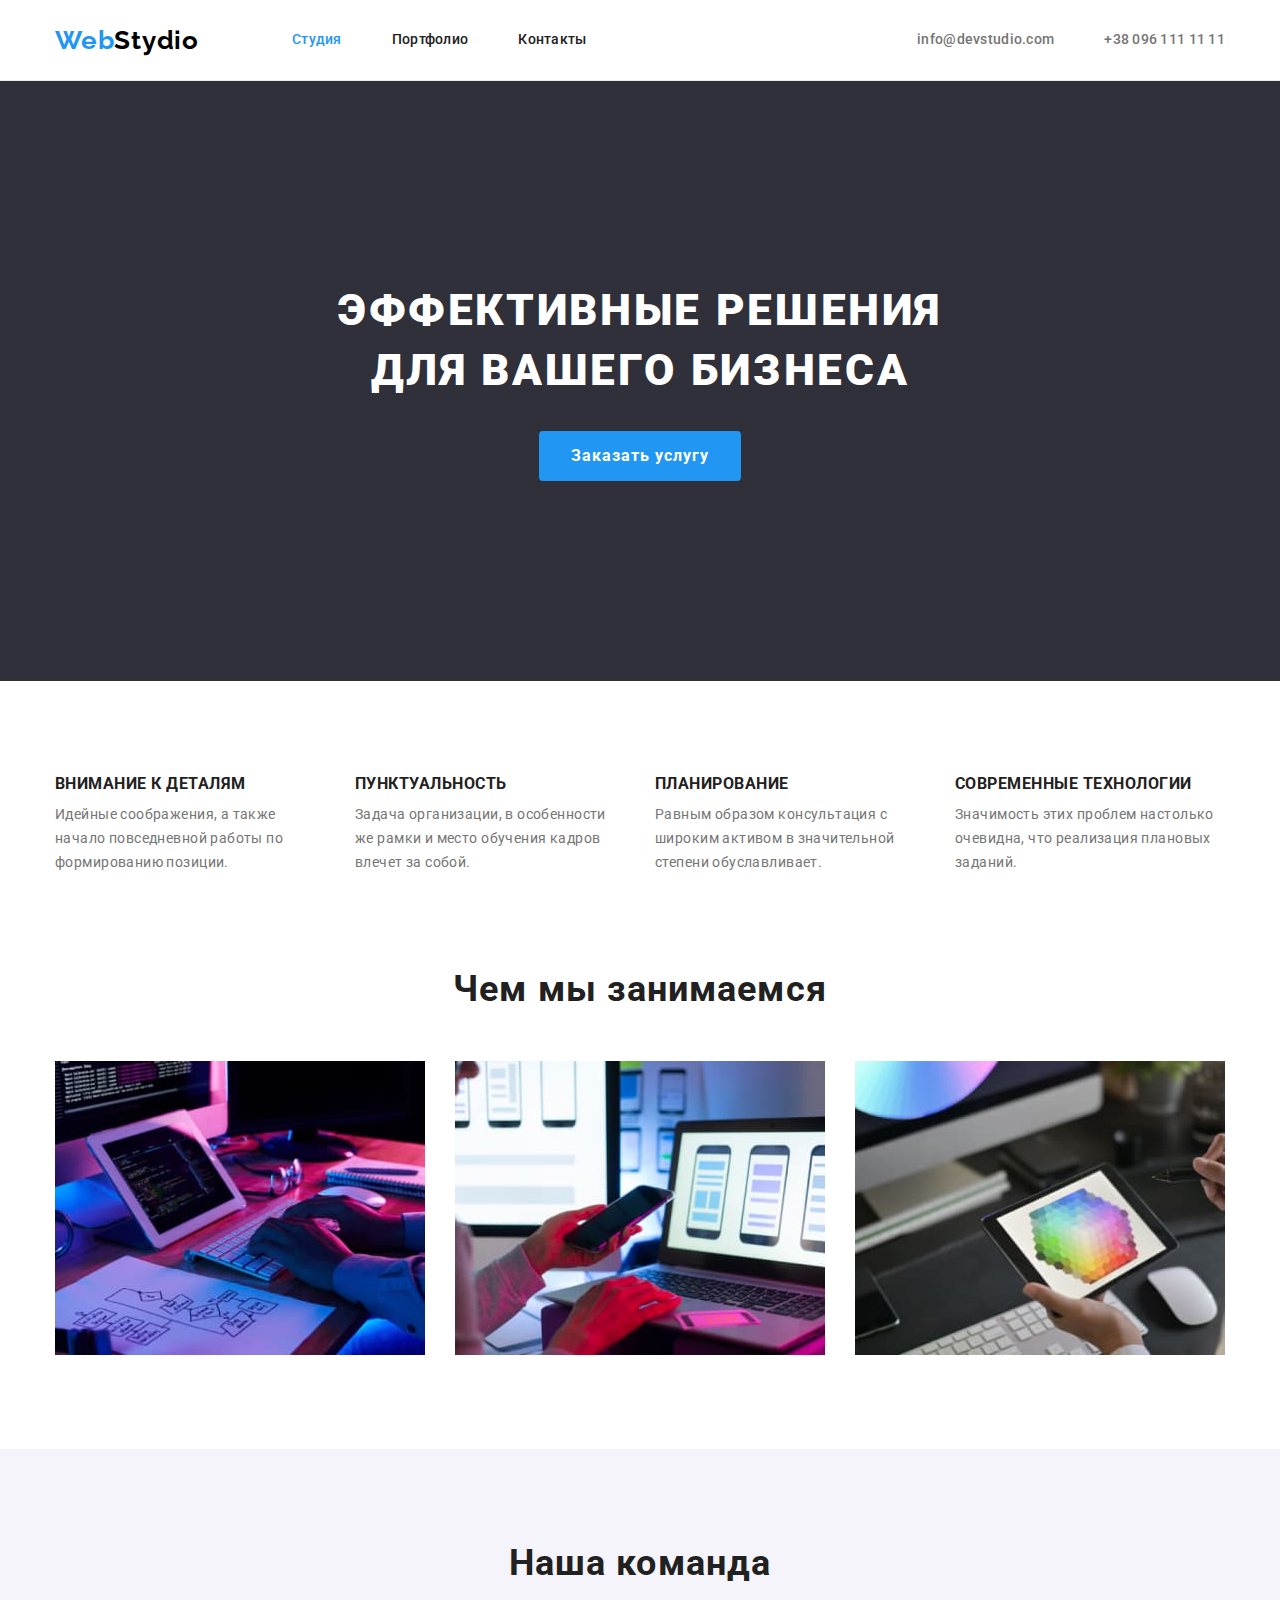
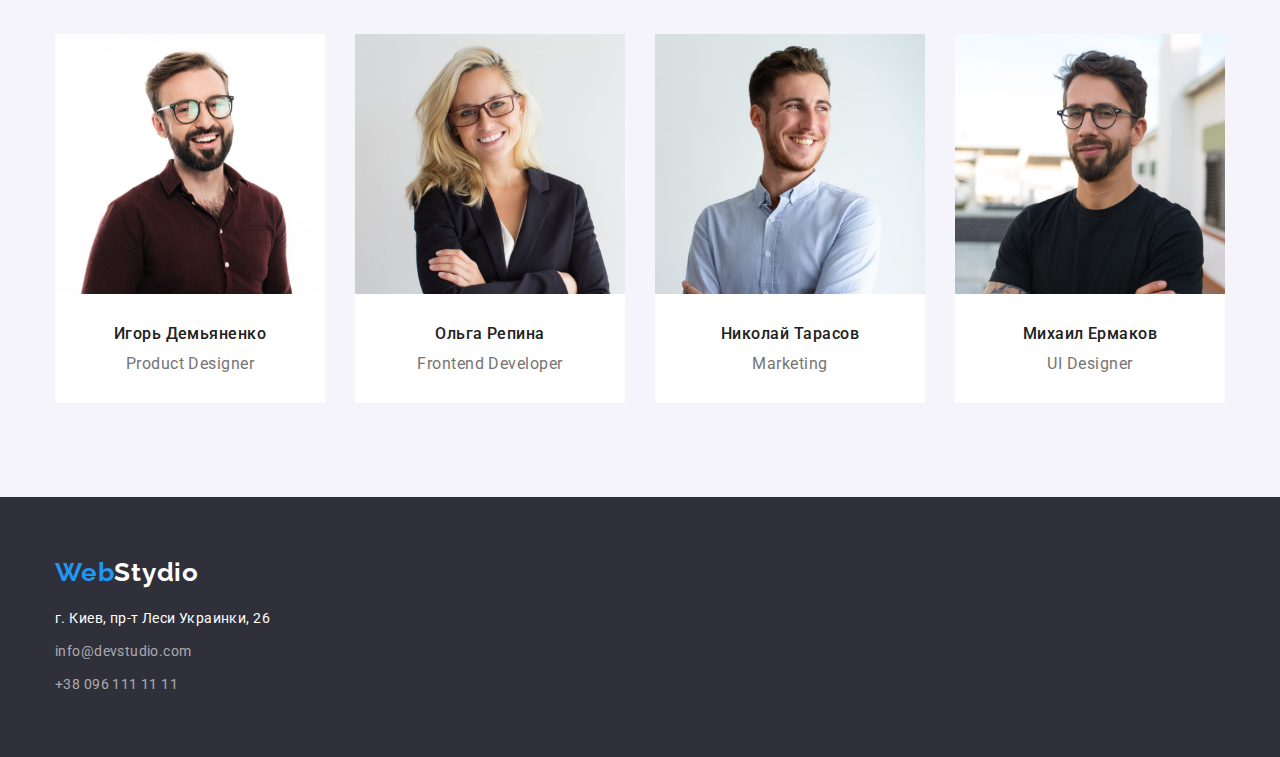
<file: index.html>
<!DOCTYPE html>
<html lang="ru">
<head>
    <meta charset="UTF-8">
    <meta http-equiv="X-UA-Compatible" content="IE=edge">
    <meta name="viewport" content="width=device-width, initial-scale=1.0">
    <title>Module 01</title>
    <!--Progect fonts-->
    <link rel="preconnect" href="https://fonts.googleapis.com">
    <link rel="preconnect" href="https://fonts.gstatic.com" crossorigin>
    <link href="https://fonts.googleapis.com/css2?family=Raleway:wght@700&family=Roboto:wght@400;500;700;900&display=swap"
        rel="stylesheet">
    <!--Normalize-->    
    <link rel="stylesheet" href="https://cdnjs.cloudflare.com/ajax/libs/modern-normalize/1.1.0/modern-normalize.min.css"/>    
    <!--Progect styles-->    
    <link rel="stylesheet" href="./css/styles.css">

</head>
<body>
    <!--верхняя линяя-->
    <header class="header">
       <div class="contanier header-contanier">
         <a class="logo-blue" href="./index.html">Web<span class="logo-header" lang="en">Stydio</span>
         </a>
         <nav class="navigtion">
            <ul class="navigtion-list">
                <li class="navigtion-item"> <a class="link active" href="./index.html">Студия</a>  
                </li>
                <li class="navigtion-item"> <a class="link" href="./portfolio.html">Портфолио</a> 
                </li>
                <li class="navigtion-item"> <a class="link" href="">Контакты</a> 
                </li>
            </ul>
         </nav>
         <div class="header-gruop">
            <ul class="header-gruop-list">
               <li class="group"> <a class="group-mailto" href="mailto:info@devstudio.com">info@devstudio.com</a>
               </li>
               <li class="group"> <a class="group-tel" href="tel:380961111111">+38 096 111 11 11</a>
               </li>
            </ul>
         </div>
        </div>
    </header>
    
    <main>
    <!--шапка сайта-->
        <section class="hero">
         <div class="contanier">
            <h1 class="hero-title">Эффективные решения для вашего бизнеса</h1>
            <button class="hero-navigtion" type="button">Заказать услугу</button>
         </div>
        </section>
        
    <!--особенности-->
        <section class="peculiarities section">
          <div class="contanier">  
            <h2 class="peculiarities-title" hidden>Особенности</h2>
            <ul class="list-peculiarities">
                <li class="item-peculiarities">
                    <h3 class="attention-to-detail">Внимание к деталям</h3>
                    <p class="link-description">Идейные соображения, а также начало повседневной работы по формированию позиции.</p>
                </li>
                <li class="item-peculiarities">
                    <h3 class="punctuality">Пунктуальность</h3>
                    <p class="link-description">Задача организации, в особенности же рамки и место обучения кадров влечет за собой.</p>
                </li>
                <li class="item-peculiarities">
                    <h3 class="planning">Планирование</h3>
                    <p class="link-description">Равным образом консультация с широким активом в значительной степени обуславливает.</p>
                </li>
                <li class="item-peculiarities">
                    <h3 class="modern-technologies">Современные технологии</h3>
                    <p class="link-description">Значимость этих проблем настолько очевидна, что реализация плановых заданий.</p>
                </li>
            </ul>
          </div>
        </section>
    <!--чем мы занимаемся-->
        <section class="what-are-we-doing-pading section">
          <div class="contanier">
              <div class="what-are-we-doing-h">
                <h2 class="what-are-we-doing">Чем мы занимаемся</h2>    
            </div>
                <ul class="list-what-are-we-doing">
                <li class="going">
                  <img src="./images/main/class/box-1.jpg" alt="программное обеспечение " width="370" height="294">
                </li>
                <li class="going">
                  <img src="./images/main/class/box-2.jpg" alt="тестирование мобильного приложения" width="370" height="294">
                </li>
                <li class="going">
                  <img src="./images/main/class/box-3.jpg" alt="работа с палитрой" width="370" height="294">
                </li>
            </ul>
         </div>
        </section>     
    <!--наша команда-->
        <section class="team section">
          <div class="contanier">
                <h2 class="our-team">Наша команда</h2>
            <ul class="member-list">
                <li class="member-item">
                    <img class="member-img" src="./images/main/team/img.jpg" alt="Игорь Демьяненко" width="270" height="260">
                    <div class="member-group">
                     <h3 class="member-title">Игорь Демьяненко</h3>
                     <p class="member-position" lang="en">Product Designer</p>
                    </div>
                </li>
                <li class="member-item">
                    <img class="member-img" src="./images/main/team/img-(1).jpg" alt="Ольга Репина" width="270" height="260">
                    <div class="member-group">
                        <h3 class="member-title">Ольга Репина</h3>
                        <p class="member-position" lang="en">Frontend Developer</p>
                    </div>
                </li>
                <li class="member-item">
                    <img class="member-img" src="./images/main/team/img-(2).jpg" alt="Николай Тарасов" width="270" height="260">
                    <div class="member-group">
                        <h3 class="member-title">Николай Тарасов</h3>
                        <p class="member-position" lang="en">Marketing</p>
                    </div>
                </li>
                <li class="member-item">
                    <img class="member-img" src="./images/main/team/img-(3).jpg" alt="Михаил Ермаков" width="270" height="260">
                    <div class="member-group">
                        <h3 class="member-title">Михаил Ермаков</h3>
                        <p class="member-position" lang="en">UI Designer</p>
                    </div>
                </li>
            </ul>
         </div>
        </section>
    </main>
    <!--подвал-->
    <footer class="footer">
        <div class="contanier footer-contanier">
            <div class="logo-footer-group">
                <a class="logo-blue-footer" href="./index.html">Web<span class="logo-footer" lang="en">Stydio</span>
                </a>
            </div>      
         <div class="footer-navigtion">       
            <address class="link-footer"> 
                <a class="link-address">г. Киев, пр-т Леси Украинки, 26</a>
                <ul class="list">
                    <li class="group-footer-1"> <a class="group-mailto-footer" href="mailto:info@devstudio.com">info@devstudio.com</a>
                    </li>
                    <li class="group-footer-2"> <a class="group-tel-footer" href="tel:380961111111">+38 096 111 11 11</a>
                    </li>
                </ul>
            </address>
         </div>
        </div>
    </footer>
       
</body>
</html>
</file>
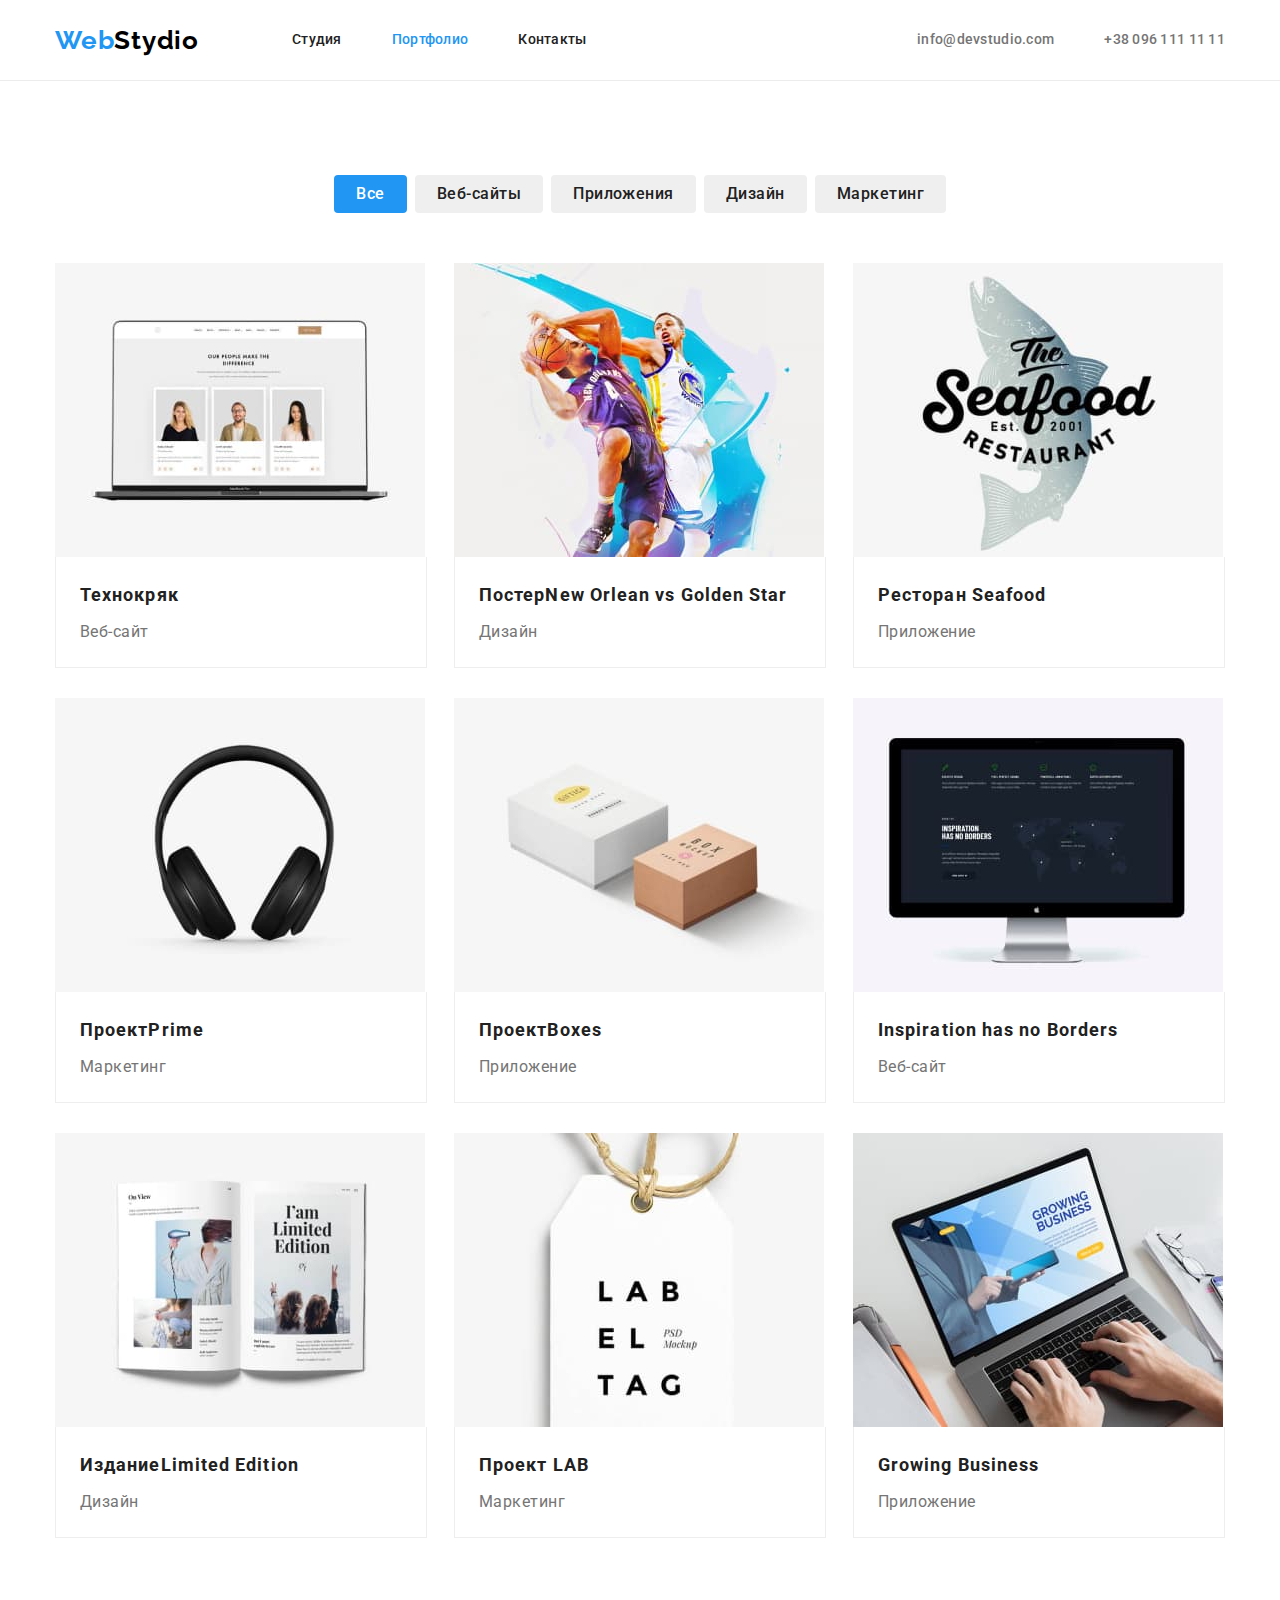
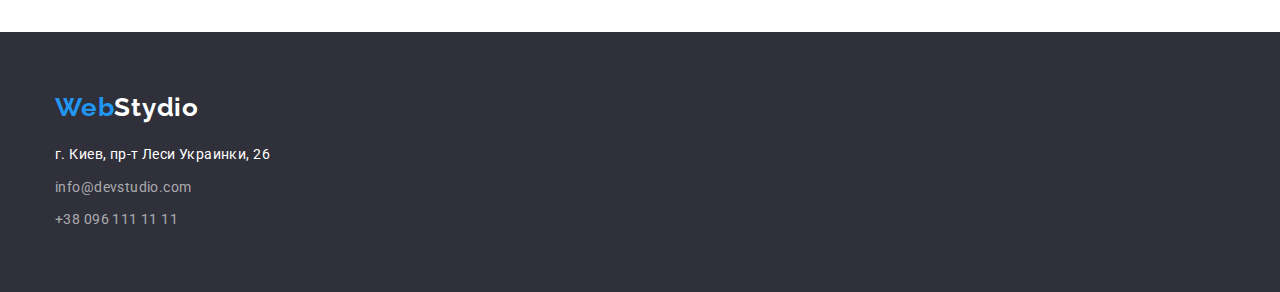
<file: portfolio.html>
<!DOCTYPE html>
<html lang="ru">
<head>
    <meta charset="UTF-8">
    <meta http-equiv="X-UA-Compatible" content="IE=edge">
    <meta name="viewport" content="width=device-width, initial-scale=1.0">
    <title>Module 01</title>
    <!--Progect fonts-->
    <link rel="preconnect" href="https://fonts.googleapis.com">
    <link rel="preconnect" href="https://fonts.gstatic.com" crossorigin>
    <link href="https://fonts.googleapis.com/css2?family=Raleway:wght@700&family=Roboto:wght@400;500;700;900&display=swap"
        rel="stylesheet">
    <!--Normalize-->
    <link rel="stylesheet" href="https://cdnjs.cloudflare.com/ajax/libs/modern-normalize/1.1.0/modern-normalize.min.css"/>    
    <!--Progect styles-->
    <link rel="stylesheet" href="./css/styles.css">
</head>
<body>
    <!--верхняя линяя-->
    <header class="header">
        <div class="contanier header-contanier">
         <a class="logo-blue" href="./index.html">Web<span class="logo-header" lang="en">Stydio</span>
         </a>
         <nav class="navigtion">
            <ul class="navigtion-list">
                <li class="navigtion-item"> <a class="link" href="./index.html">Студия</a>
                </li>
                <li class="navigtion-item"> <a class="link active" href="./portfolio.html">Портфолио</a>
                </li>
                <li class="navigtion-item"> <a class="link" href="">Контакты</a>
                </li>
            </ul>
         </nav>
         <div class="header-gruop">
            <ul class="header-gruop-list">
                <li class="group"> <a class="group-mailto" href="mailto:info@devstudio.com">info@devstudio.com</a>
                </li>
                <li class="group"> <a class="group-tel" href="tel:380961111111">+38 096 111 11 11</a>
                </li>
            </ul>    
         </div>
        </div>
    </header>
    <!--портфолио-->
    <main>
    <section class="filter section">  
       <div class="contanier">
         <ul class="filter-title">
           <li class="filter-item">
            <button class="filter-btn-active" type="button">Все</button>
           </li>
           <li class="filter-item">
            <button class="filter-btn" type="button">Веб-сайты</button>
           </li>
           <li class="filter-item">
            <button class="filter-btn" type="button">Приложения</button>
           </li>
           <li class="filter-item">
            <button class="filter-btn" type="button">Дизайн</button>
           </li>
           <li class="filter-item">
            <button class="filter-btn" type="button">Маркетинг</button>
           </li>
         </ul>
        <h1 class="galery-title" hidden>Портфолио</h1>
        <ul class="portfolio">
            <li class="portfolio-list"> 
               <img class="portfolio-img" src="./images/portfolio/img.jpg" alt="ноутбук" width="370" height="294">
               <div class="portfolio-group">
               <h3 class="portfolio-title">Технокряк</h3>
               <p class="portfolio-position">Веб-сайт</p>
               </div>
            </li>
            <li class="portfolio-list">
               <img class="portfolio-img" src="./images/portfolio/img-1.jpg" alt="баскетболисты" width="370" height="294">
               <div class="portfolio-group">
                <h2 class="portfolio-title">Постер<span lang="en">New Orlean vs Golden Star</span></h2>
                <p class="portfolio-position">Дизайн</p>
               </div>
            </li>
            <li class="portfolio-list">
                <img class="portfolio-img" src="./images/portfolio/img-2.jpg" alt="логотип ресторана" width="370" height="294">
                <div class="portfolio-group">
                <h3 class="portfolio-title" lang="en">Ресторан Seafood</h3>
                <p class="portfolio-position">Приложение</p>
            </div>
            </li>
            <li class="portfolio-list">
                <img class="portfolio-img" src="./images/portfolio/img-3.jpg" alt="наушники" width="370" height="294">
                <div class="portfolio-group">
                <h2 class="portfolio-title">Проект<span lang="en">Prime</span></h2>
                <p class="portfolio-position">Маркетинг</p>
            </div>
            </li>
            <li class="portfolio-list">
                <img class="portfolio-img" src="./images/portfolio/img-4.jpg" alt="боксы" width="370" height="294">
                <div class="portfolio-group">
                <h2 class="portfolio-title">Проект<span lang="en">Boxes</span></h2>
                <p class="portfolio-position">Приложение</p>
            </div>
            </li>
            <li class="portfolio-list">
                <img class="portfolio-img" src="./images/portfolio/img-5.jpg" alt="монитор" width="370" height="294">
                <div class="portfolio-group">
                <h2 class="portfolio-title" lang="en">Inspiration has no Borders</h2>
                <p class="portfolio-position">Веб-сайт</p>
            </div>
            </li>
            <li class="portfolio-list">
                <img class="portfolio-img" src="./images/portfolio/img-6.jpg" alt="разворот журнала" width="370" height="294">
                <div class="portfolio-group">
                <h3 class="portfolio-title">Издание<span lang="en">Limited Edition</span></h2>
                <p class="portfolio-position">Дизайн</p>
                </div>
            </li>
            <li class="portfolio-list">
                <img class="portfolio-img" src="./images/portfolio/img-7.jpg" alt="Бирка" width="370" height="294">
                <div class="portfolio-group">
                <h3 class="portfolio-title" lang="en">Проект LAB</h3>
                <p class="portfolio-position">Маркетинг</p>
                </div>
            </li>
            <li class="portfolio-list">
                <img class="portfolio-img" src="./images/portfolio/img-8.jpg" alt="печать на ноутбуке" width="370" height="294">
                <div class="portfolio-group">
                <h3 class="portfolio-title" lang="en">Growing Business</h3>
                <p class="portfolio-position">Приложение</p>
                </div>
            </li>
        </ul>
    </div>
    </section>
    </main>
    <!--подвал-->
    <footer class="footer">
        <div class="contanier footer-contanier">
            <div class="logo-footer-group">
               <a class="logo-blue-footer" href="./index.html">Web<span class="logo-footer" lang="en">Stydio</span>
               </a>
            </div>
            <div class="footer-navigtion">
            <address class="link-footer">
                <a class="link-address">г. Киев, пр-т Леси Украинки, 26</a>
                <ul class="list">
                    <li class="group-footer-1"> <a class="group-mailto-footer" href="mailto:info@devstudio.com">info@devstudio.com</a>
                    </li>
                    <li class="group-footer-2"> <a class="group-tel-footer" href="tel:380961111111">+38 096 111 11 11</a>
                    </li>
                </ul>
            </address>
            </div>
        </div>
    </footer>
</body>
</html>
</file>
<file: css/styles.css>
:root {
--title-text-color: #212121;
--text-color: #757575;
--brend-color: #2196F3;
--primary-white-color:#ffffff;

}
body {
font-family:"Roboto", sans-serif;
font-style: normal;
font-size: 14px;
text-decoration: none;
}

h1,
h2, 
h3, 
h4, 
h5, 
h6, 
p {
    margin-top: 0px;
    margin-bottom: 0px;
}

img {
    display: block;
    max-width: 100%;
    height: auto;
}

.contanier {
    width: 1200px;
    padding-left: 15px;
    padding-right: 15px;
    margin-left: auto;
    margin-right: auto;
}
.list {
    margin-top: 0px;
    margin-bottom: 0px;
    padding: 0px;    
}

/*верхняя линия*/
.header {
    border-bottom: 1px solid #ECECEC;
}
.header-contanier {
    display: flex;
    align-items: center;
}

.logo-blue {
    font-family: 'Raleway';
    font-weight: 700;
    font-size: 26px;
    line-height: 1.19;
    letter-spacing: 0.03em;
    color:var(--brend-color);
    text-decoration: none;
    margin-right: 93px;
    padding-top: 24px;
    padding-bottom: 24px;
    }
.logo-header {
    font-family: 'Raleway';
    font-weight: 700;
    font-size: 26px;
    line-height: 1.19;
    letter-spacing: 0.03em;
    color: #000000;
    text-decoration: none;
}
.logo-blue-footer {
    font-family: 'Raleway';
    font-weight: 700;
    font-size: 26px;
    line-height: 1.19;
    letter-spacing: 0.03em;
    color: var(--brend-color);
    text-decoration: none;
    margin-top: 0;
    margin-bottom: 24px;
    padding: 0;
}
.logo-footer {
    font-family: 'Raleway';
    font-weight: 700;
    font-size: 26px;
    line-height: 1.19;
    letter-spacing: 0.03em;;
    color:var(--primary-white-color);
    text-decoration: none;      
}

.navigtion-list {
    display: flex;
    align-items: center;
    margin-top: 0;
    margin-bottom: 0;   
    padding-left: 0;
}
.navigtion-item {
    display: block;
    margin-right: 50px;
    list-style-type: none;   
}

.navigtion-item:last-child {
    margin-right: 0px;
}
.link { 
    display: block;
    font-weight: 500;
    line-height: 1.14;
    letter-spacing: 0.02em;
    color:var(--title-text-color);
    text-decoration: none;  
    padding-top: 32px;
    padding-bottom: 32px;
}
.link.active{ 
    color: var(--brend-color);
}

.link:hover, 
.link:focus {
    color: var(--brend-color);
}

.header-gruop {
    display: flex;
    align-items: center;
    margin-left: auto;
}

.header-gruop-list {
    display: flex;
    align-items: center;
    list-style-type: none;
    margin-top: 0;
    margin-bottom: 0;
    padding-left: 0;
}

.group-mailto {  
    display: block;
    font-weight: 500;
    line-height: 1.14;
    letter-spacing: 0.02em;
    color: var(--text-color);
    text-decoration: none;
    margin-right: 50px;
    padding-top: 32px;
    padding-bottom: 32px;
}

.group-tel {
    display: block;
    font-weight: 500;
    line-height: 1.14;
    letter-spacing: 0.02em;
    color: var(--text-color);
    text-decoration: none;
    padding-top: 32px;
    padding-bottom: 32px;
}

.group-mailto:hover,
.group-mailto:focus,
.group-tel:hover,
.group-tel:focus {
    color: var(--brend-color);
}

/* шапка сайта*/

.hero {
    background-color: #2F303A;
    text-align: center;
    padding-top: 200px;
    padding-bottom: 200px;
}
.hero-title {
    font-weight: 900;
    font-size: 44px;
    line-height: 1.36;
    letter-spacing: 0.06em;
    text-transform: uppercase;
    color: var(--primary-white-color);
    margin-top: 0px;
    margin-bottom: 30px;
    width: 696px;
    margin-right: auto;
    margin-left: auto;
}
.hero-navigtion {
    font-family: 'Roboto';
    font-family: inherit;
    font-weight: 700;
    font-size: 16px;
    line-height: 1.87;
    align-items: center;
    text-align: center;
    letter-spacing: 0.06em;   
    color: var(--primary-white-color);
    background-color: var(--brend-color);
    border-style: none;
    padding-left: 32px;
    padding-right: 32px;
    padding-top: 10px;
    padding-bottom: 10px;   
    border-radius: 4px;
}
.hero-navigtion:focus,
.hero-navigtion:active 
.hero-navigtion:hover{
    background-color: var(--brend-color);
}

.list-peculiarities {
    display: flex;
    width: 1170px;
    margin-top: 0;
    margin-bottom: 0;
    padding-left: 0;
}
.item-peculiarities {
    width: 270px;
    margin-right: 30px;
}
.item-peculiarities:last-child {
    margin-right: 0;
}
.attention-to-detail, 
.punctuality,
.planning,
.modern-technologies{
    font-weight: 700;
    line-height: 1.14;
    letter-spacing: 0.03em;
    text-transform: uppercase;
    color: var(--title-text-color);
    margin-top: 0px;
    margin-bottom: 10px;
}

.link-description {
    line-height: 1.71;
    letter-spacing: 0.03em;
    color: var(--text-color);   
    margin-bottom: 0px;
    
}
.peculiarities{
    display: flex;
    flex-wrap: wrap;
    padding-top: 94px;
    padding-bottom: 94px;
}
.what-are-we-doing-pading {
    display: flex;
    flex-wrap: wrap;
    padding-top: 0px;
    padding-bottom: 94px;
}

/*чем мы занимаемся*/

.what-are-we-doing {
    font-weight: 700;
    font-size: 36px;
    line-height: 1.16;
    letter-spacing: 0.03em;
    color: var(--title-text-color);
    margin-top: 0px;
    margin-bottom: 50px;   
    text-align: center;     
}
.list-what-are-we-doing {
    display: flex;
    justify-content:space-between ;
    padding: 0;
    margin-top: 0;
    margin-bottom: 0;
}
.going {
    background: url;
    mix-blend-mode: normal;
    display: block;
    max-width: 100%;
    height: auto;
}

/*наша команда*/
.team {
    padding-top: 94px;
    padding-bottom: 94px;
}

.our-team {
    font-weight: 700;
    font-size: 36px;
    line-height: 1.16;
    letter-spacing: 0.03em;
    color: var(--title-text-color);
    margin-top: 0px;
    margin-bottom: 50px;
    text-align: center;
}
.member-list {
    display: flex;
    padding: 0;
    margin-top: 0px;
    margin-bottom: 0px;
}

.member-group{
    padding-top: 30px;
    padding-bottom: 30px;
}
.member-title {
    font-weight: 500;
    font-size: 16px;
    line-height: 1.19;
    letter-spacing: 0.03em;    
    color: var(--title-text-color);
    margin-top: 0px;
    margin-bottom: 10px;
    text-align: center;
}
.member-position {
    font-size: 16px;
    line-height: 1.19;
    letter-spacing: 0.03em;    
    color:var(--text-color);
    text-align: center;
}
.team {
    background-color: #F5F4FA;
}
.member-item {
    background-color: #ffffff; 
    margin-right: 30px;   
}
.member-item:last-child {
margin-right: 0;
}
.member-img {
    display: block;
    max-width: 100%;
    height: auto;
}

/*подвал*/

.footer {
    background-color: #2F303A;
    padding-top: 60px;
    padding-bottom: 60px;
}
.footer-contanier {
    display: flex;
    flex-direction: column;
}
.logo-footer-group {
    padding: 0;
    margin-bottom: 20px;
}
.link-footer {
    padding-top: 0;
    padding-bottom: 0;
}
.link-address {
    display: block;
    line-height: 1.71;
    letter-spacing: 0.03em;   
    color: var(--primary-white-color);
    font-style: normal;
    margin-top: 0;
    margin-bottom: 9px;
     
}
.group-footer-1 {
    margin-top: 0;
    margin-bottom: 9px;
}

.group-footer-2 {
    margin-top: 0;
    margin-bottom: 0;
}
.group-mailto-footer,
.group-tel-footer {
    display: block;
    font-style:normal;
    line-height: 1.71;
    letter-spacing: 0.03em;
    color: #ffffff99;
    text-decoration: none;
}

.group-mailto-footer:hover,
.group-mailto-footer:focus,
.group-tel-footer:hover,
.group-tel-footer:focus {
    color: var(--brend-color);
}

/*портфолио*/
.filter-btn {
    font-weight: 500;
    font-size: 16px;
    line-height: 1.62;   
    text-align: center;
    letter-spacing: 0.03em;    
    color: var(--title-text-color);
    border-style: none;
    border-radius: 4px;
    display: inline-block;
    padding-left: 22px;
    padding-right: 22px;
    padding-top: 6px;
    padding-bottom: 6px;
    min-width: 103px;
    min-height: 38px;
}
.filter-btn-active {
    font-weight: 500;
    font-size: 16px;
    line-height: 1.62;
    text-align: center;
    letter-spacing: 0.03em;
    color: var(--primary-white-color);
    background-color: var(--brend-color);
    border-style: none;
    border-radius: 4px;
    display: inline-block;
    padding-left: 22px;
    padding-right: 22px;
    padding-top: 6px;
    padding-bottom: 6px;
    min-width: 73px;
    min-height: 38px;
}
.filter-btn:active,
.filter-btn:focus {
    background-color: var(--brend-color);
    color: var(--primary-white-color);
    
}
.filter {
    padding-top: 94px;
    padding-bottom: 94px;
}
.filter-title {
    display: flex;
    align-items: center;
    justify-content: center;
    margin-top: 0;
    margin-bottom: 50px;
    padding-left: 0;
}
.filter-item {
    margin-top: 0;
    margin-bottom: 0;
    margin-right: 8px;
}
.filter-item:last-child {
    margin-right: 0;
}
.portfolio {
    display: flex;
    align-items: center;
    flex-wrap: wrap;
    justify-content: space-between;
    padding: 0;
    margin-top: 0;
    margin-bottom: 0;
    
}
.portfolio-list {
    margin-bottom: 30px;
   
}
.portfolio-list:nth-child(n+7) {
    margin-bottom: 0;
}
.portfolio-group {
    padding-left: 24px;
    padding-right: 24px;
    padding-top: 20px;
    padding-bottom: 20px;
    border: 1px solid #EEEEEE;
    border-top: 0;
}
.portfolio-title {
    font-weight: 700;
    font-size: 18px;
    line-height: 2;
    letter-spacing: 0.06em;
    color: var(--title-text-color);
    margin-top: 0px;
    margin-bottom: 4px;
    width: 322px;
}
.portfolio-position {
    font-size: 16px;
    line-height: 1.87;
    letter-spacing: 0.03em;
    color: var(--text-color);
    width: 322px;
}
.portfolio-img {
    display: block;
    max-width: 100%;
    height: auto;
}
.link:focus,
.link:hover {
    color: var(--brend-color);
}
.list,
.member-item,
.portfolio-list,
.item-peculiarities,
.navigtion-item,
.header-gruop-list,
.filter-item {
    list-style-type: none;  
}
</file>
